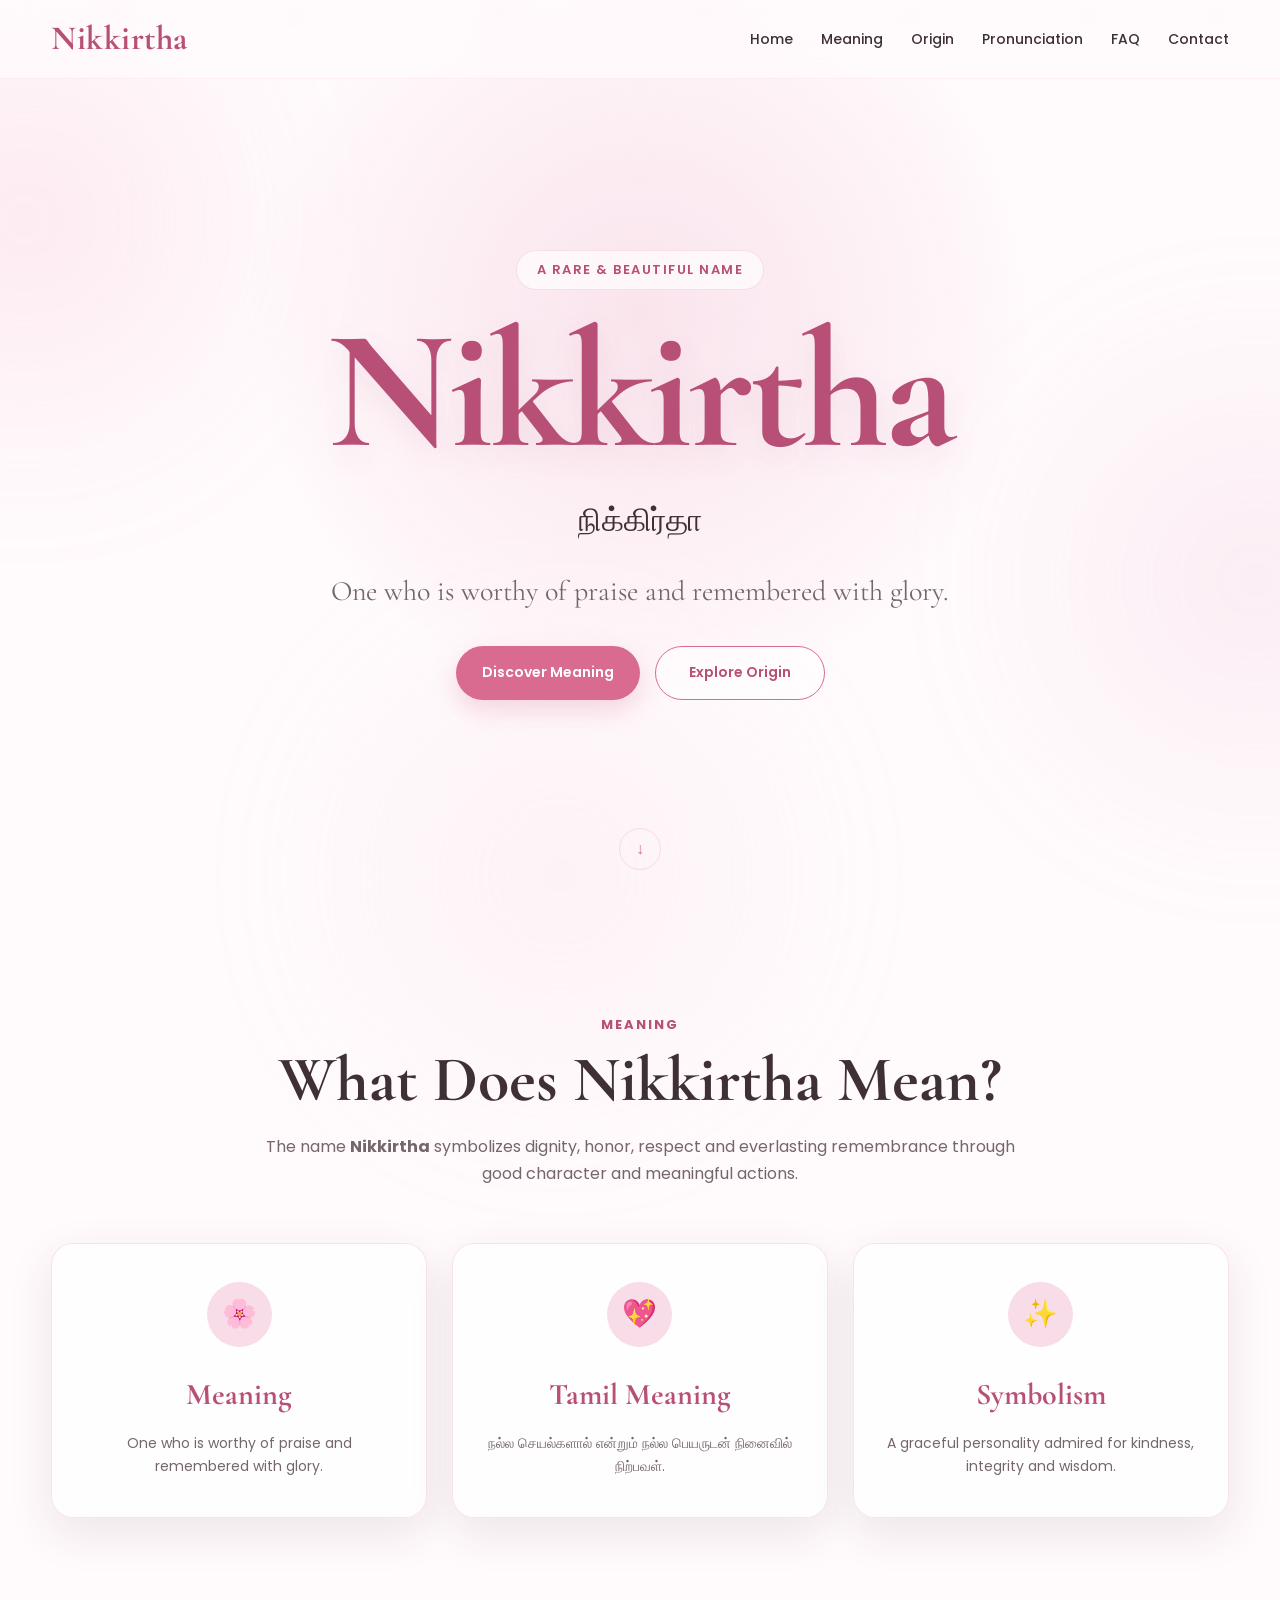
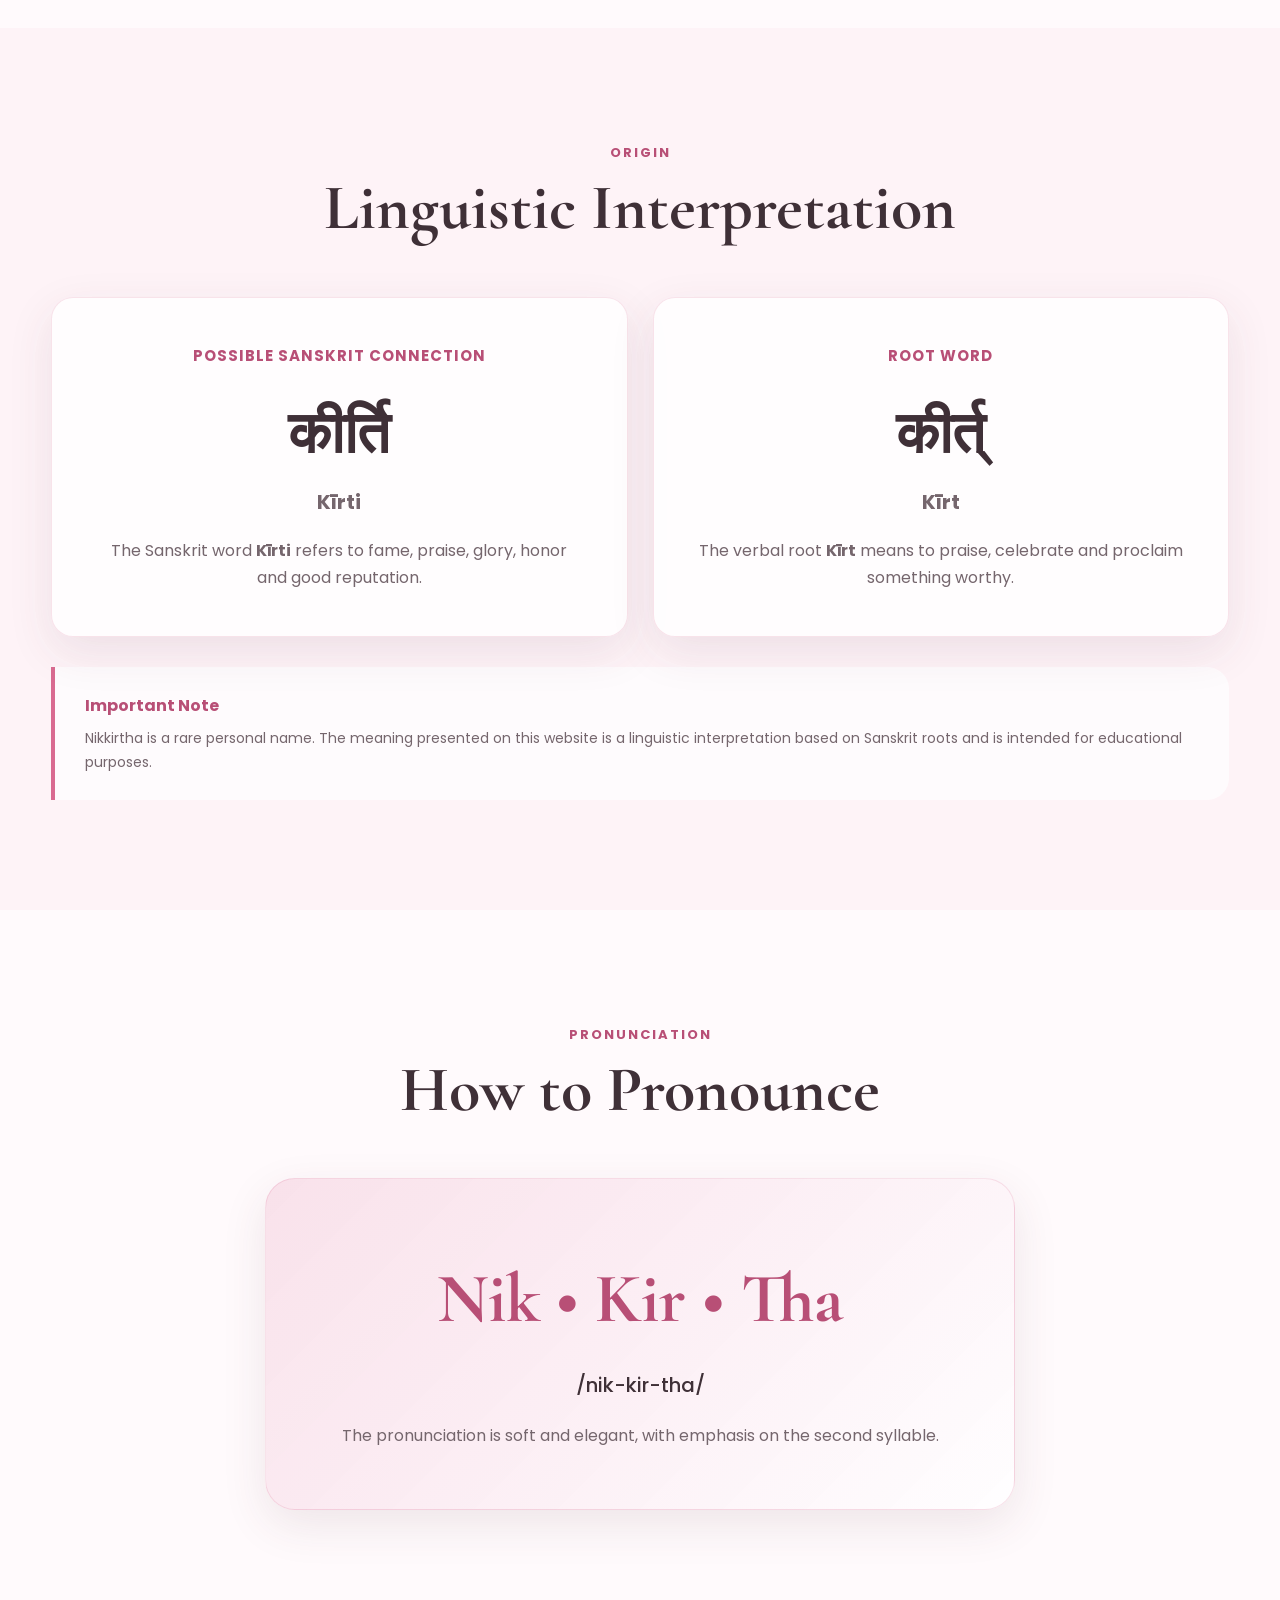
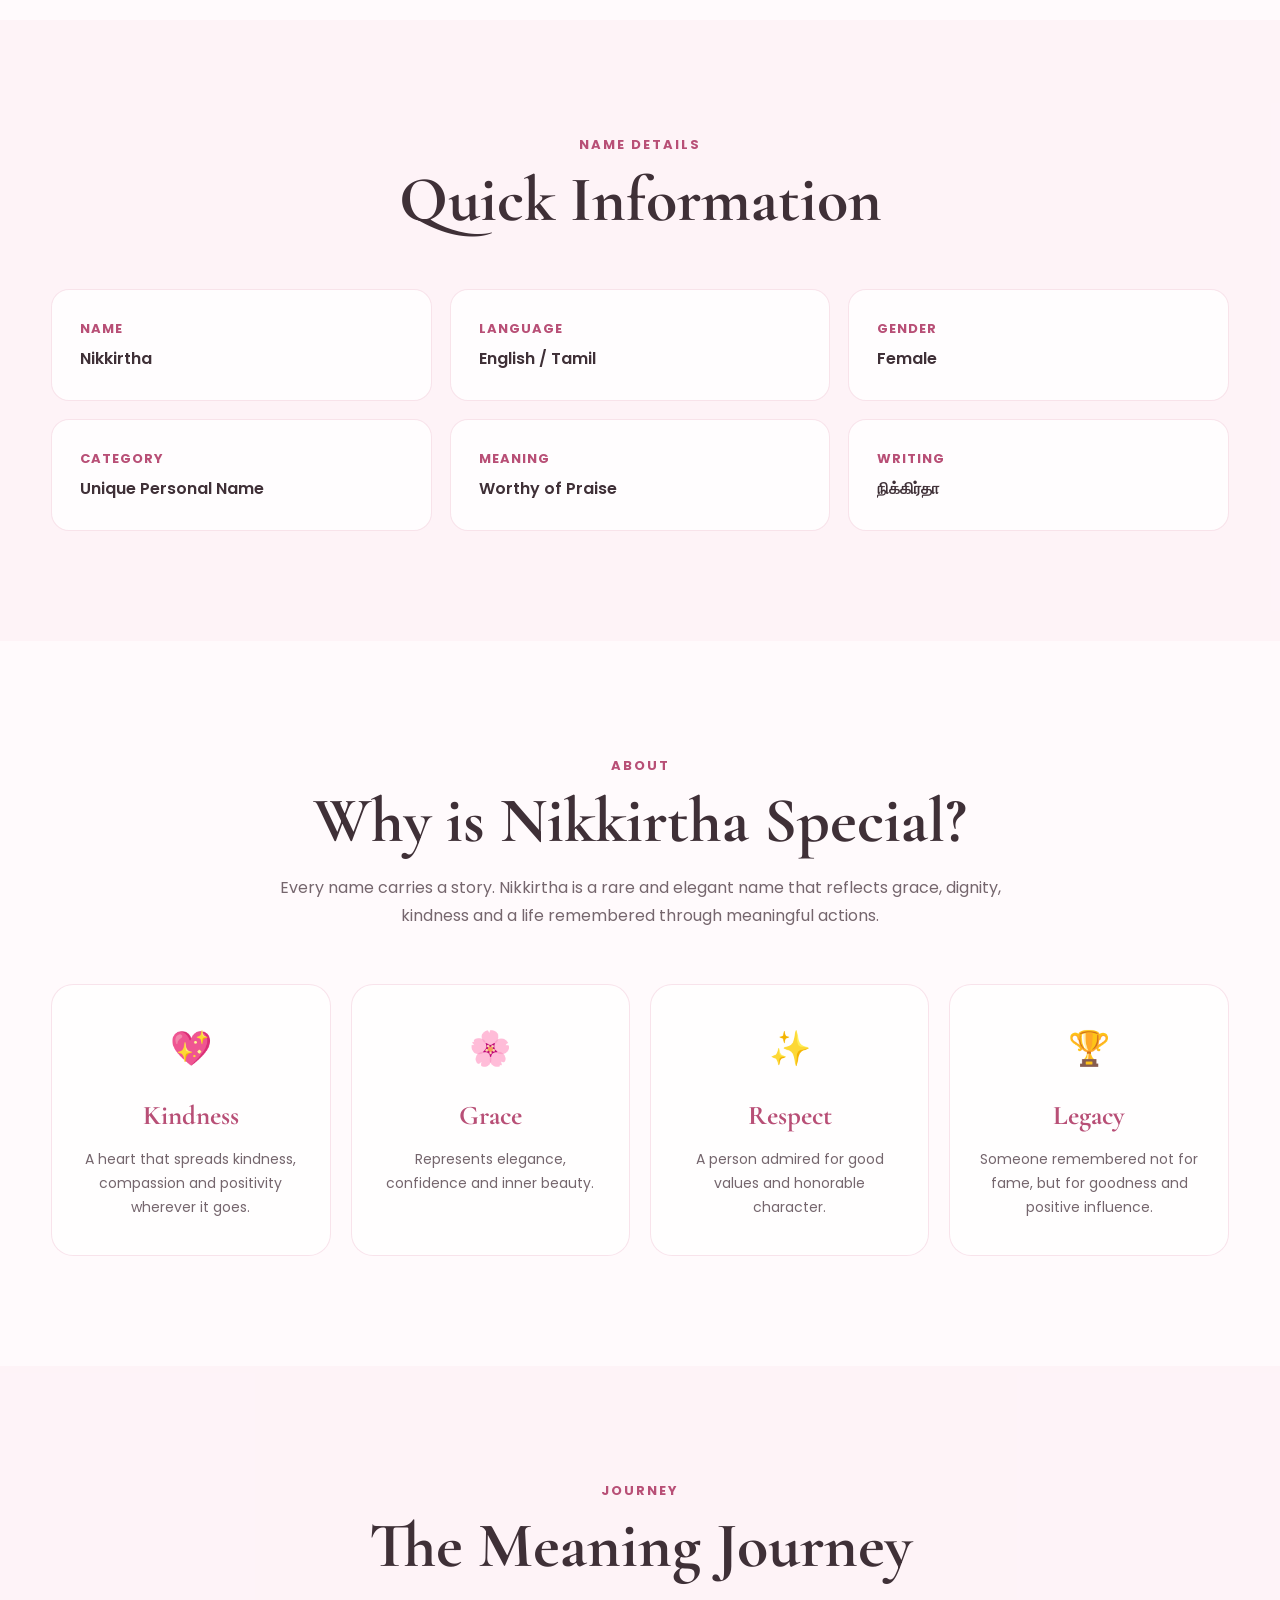
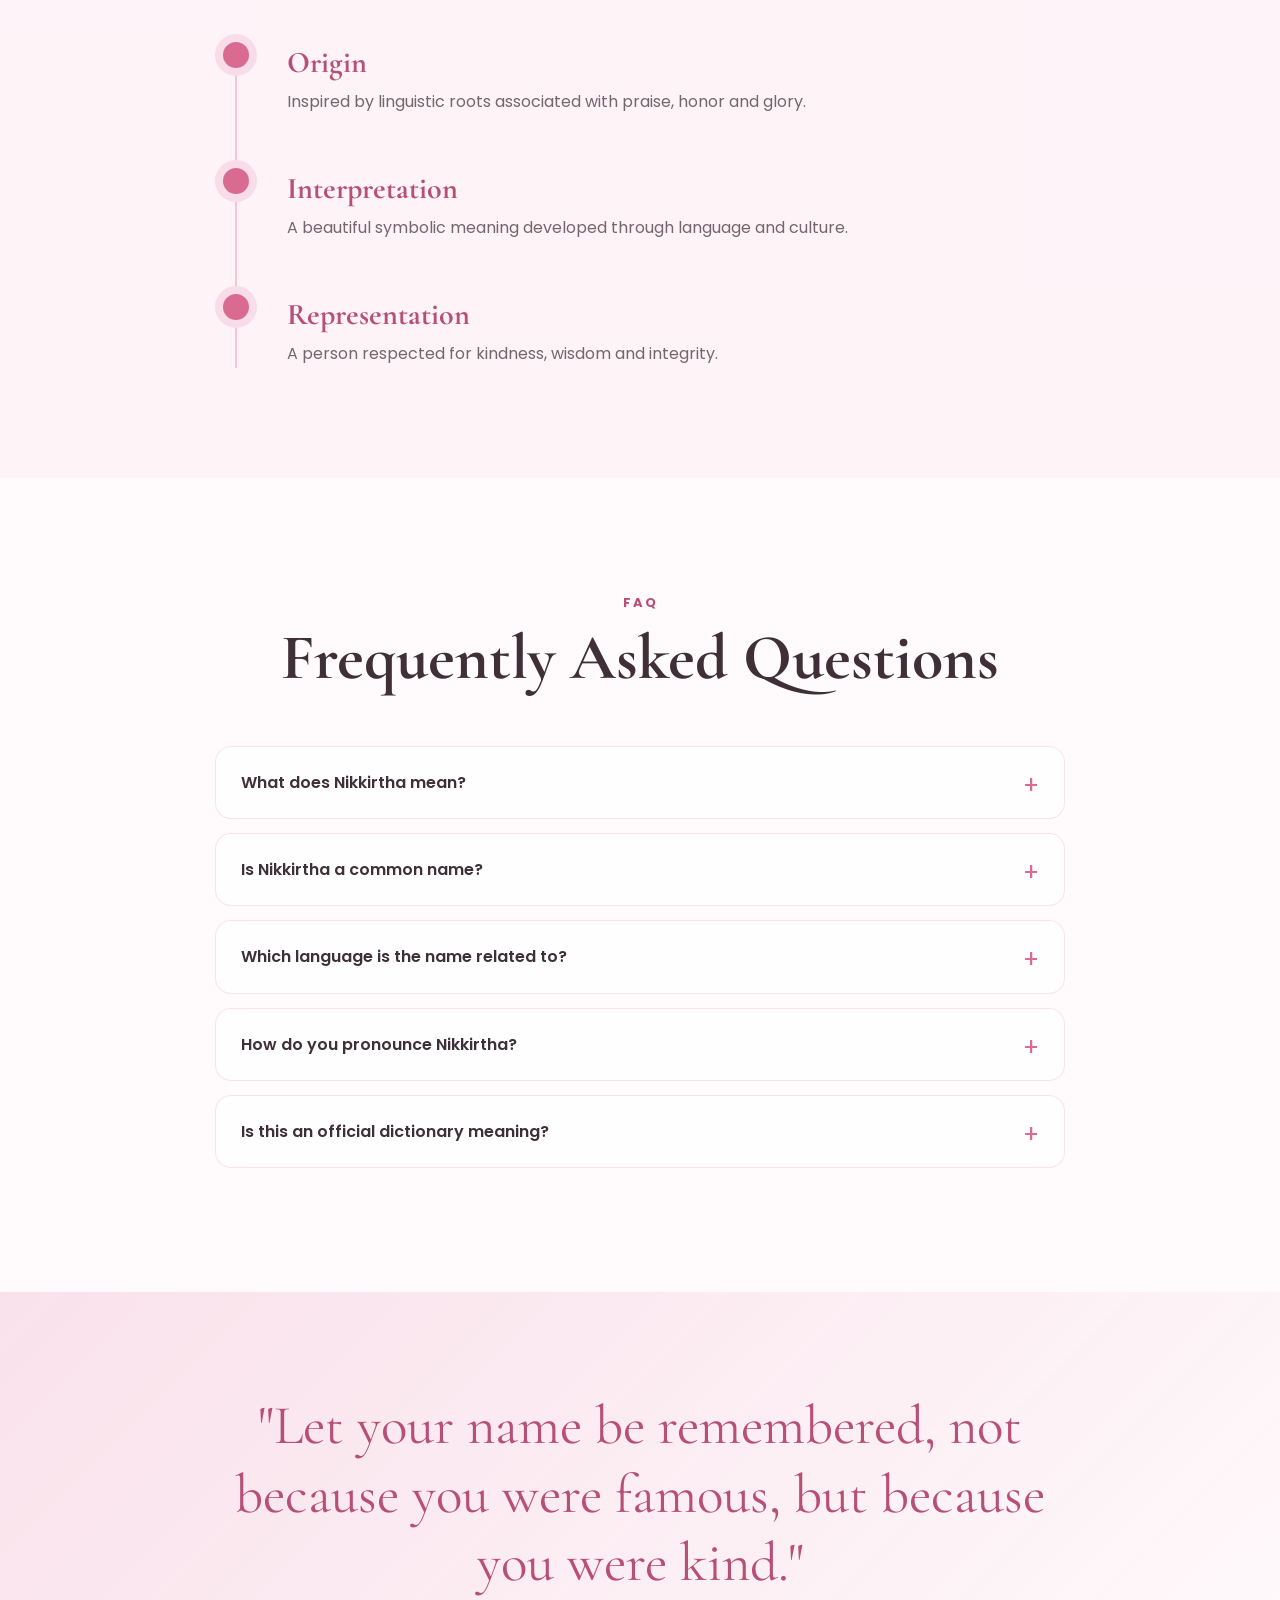
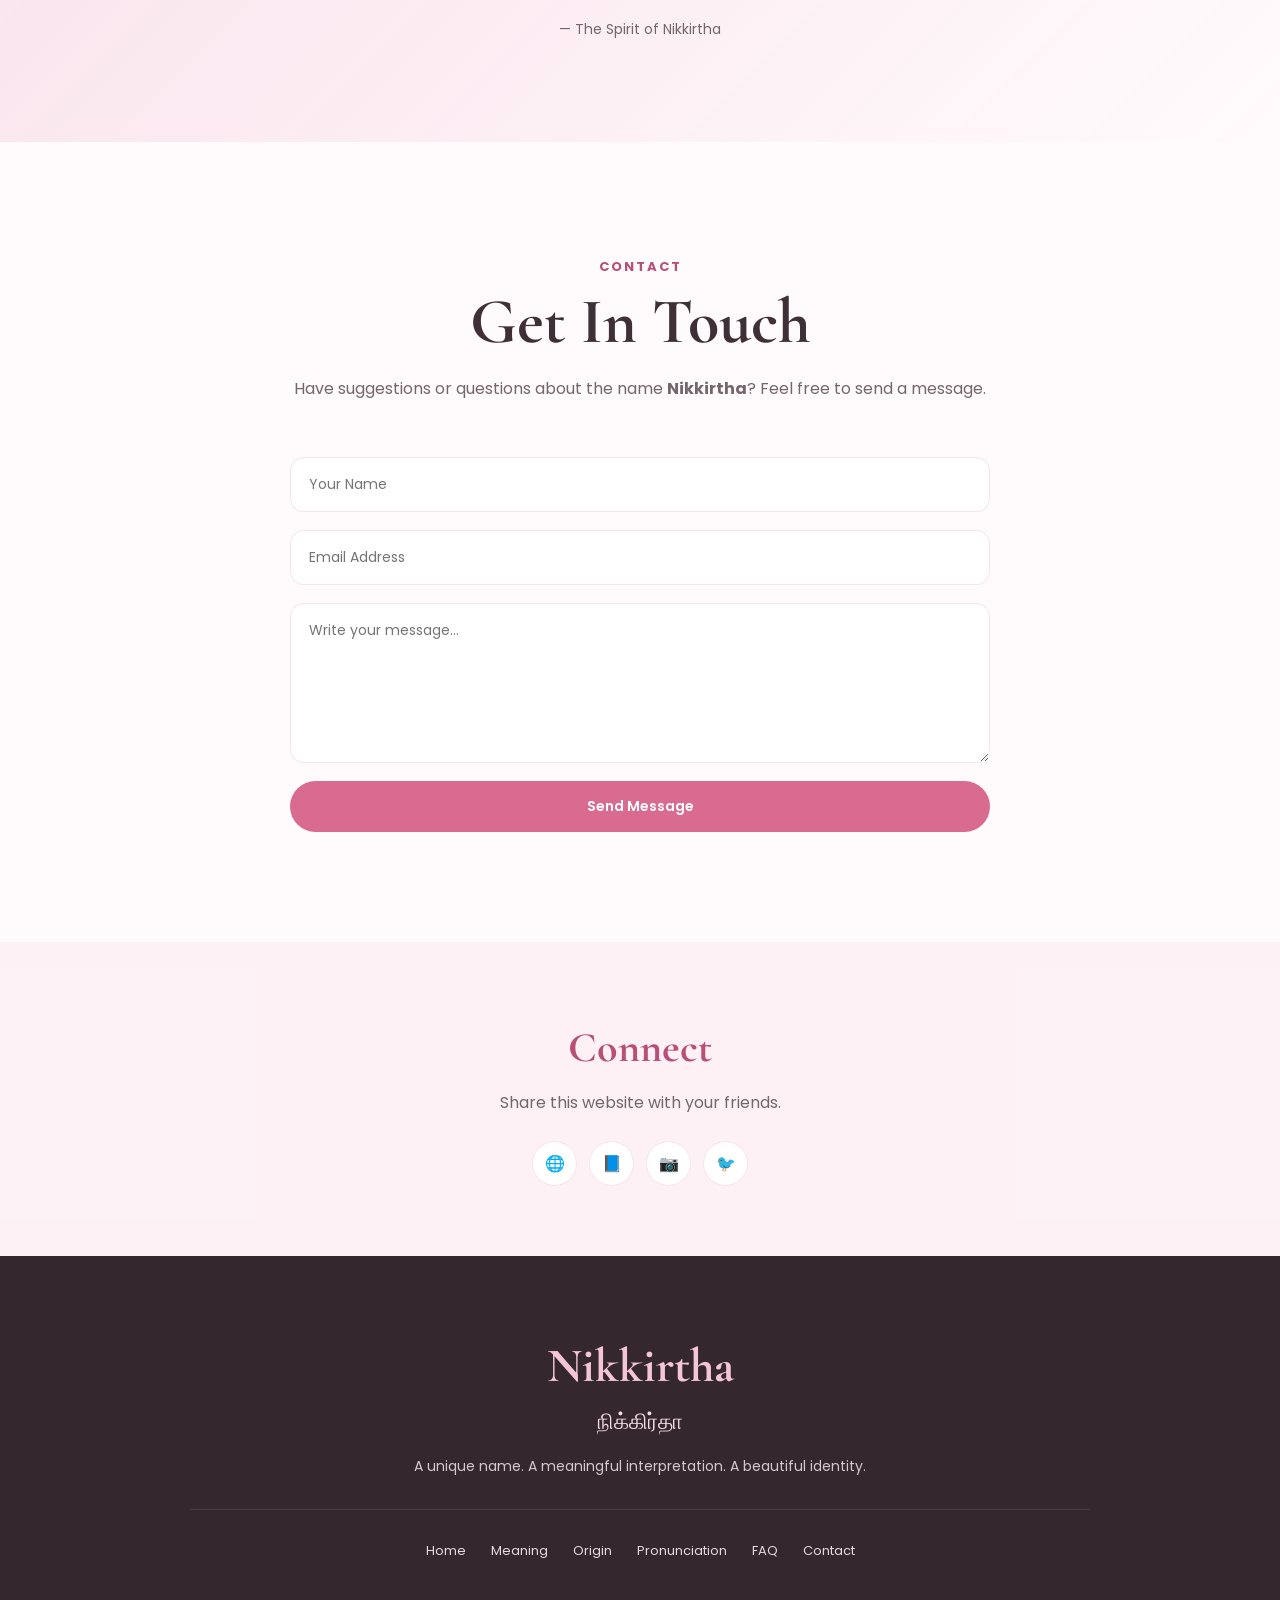
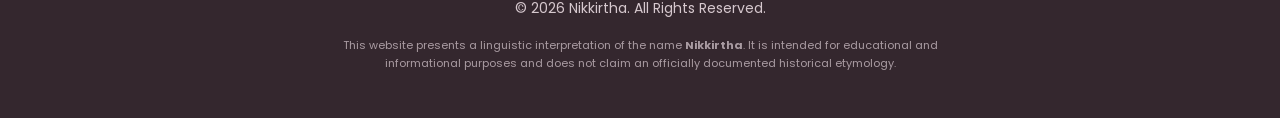
<file: index.html>
<!DOCTYPE html>
<html lang="en">
<head>

<meta charset="UTF-8">
<meta name="viewport" content="width=device-width, initial-scale=1.0">

<title>Nikkirtha | Meaning, Origin, Pronunciation & Significance</title>

<meta name="description" content="Discover the meaning, origin, pronunciation and significance of the unique name Nikkirtha (நிக்கிர்தா). Learn about its linguistic roots, symbolism and interpretation.">

<meta name="keywords" content="Nikkirtha, Nikkirtha meaning, Nikkirtha name meaning, Nikkirtha origin, Nikkirtha pronunciation, நிக்கிர்தா">

<meta name="author" content="Nikkirtha">

<meta name="robots" content="index,follow,max-image-preview:large">

<meta name="googlebot" content="index,follow">

<meta name="language" content="English">

<meta name="theme-color" content="#f7dbe8">

<meta name="revisit-after" content="7 days">

<meta name="rating" content="General">

<meta name="distribution" content="Global">

<link rel="canonical" href="https://nikkirtha09.github.io/Nikkirtha-Meaning/">

<!-- Open Graph -->

<meta property="og:type" content="website">
<meta property="og:url" content="https://nikkirtha09.github.io/Nikkirtha-Meaning/">
<meta property="og:title" content="Nikkirtha | Meaning & Origin">
<meta property="og:description" content="Explore the beautiful meaning and linguistic interpretation of the name Nikkirtha.">
<meta property="og:image" content="images/cover.jpg">

<!-- Twitter -->

<meta name="twitter:card" content="summary_large_image">
<meta name="twitter:title" content="Nikkirtha | Meaning & Origin">
<meta name="twitter:description" content="Meaning and origin of the unique name Nikkirtha.">
<meta name="twitter:image" content="images/cover.jpg">

<!-- Favicons -->

<link rel="icon" href="favicon.ico">

<link rel="apple-touch-icon" href="apple-touch-icon.png">

<!-- Fonts -->

<link rel="preconnect" href="https://fonts.googleapis.com">

<link rel="preconnect" href="https://fonts.gstatic.com" crossorigin>

<link href="https://fonts.googleapis.com/css2?family=Poppins:wght@300;400;500;600;700&family=Cormorant+Garamond:wght@500;600;700&display=swap" rel="stylesheet">

<!-- External CSS -->

<link rel="stylesheet" href="style.css">
<link rel="stylesheet" href="style.css">

<!-- Structured Data -->

<script type="application/ld+json">
{
"@context":"https://schema.org",
"@type":"WebSite",
"name":"Nikkirtha",
"url":"https://nikkirtha09.github.io/Nikkirtha-Meaning/",
"description":"Official webpage explaining the meaning, origin and significance of the name Nikkirtha.",
"inLanguage":"en",
"author":{
"@type":"Person",
"name":"Nikkirtha"
},
"publisher":{
"@type":"Person",
"name":"Nikkirtha"
}
}
</script>

<script type="application/ld+json">
{
"@context":"https://schema.org",
"@type":"DefinedTerm",
"name":"Nikkirtha",
"description":"A unique personal name interpreted as 'One who is worthy of praise and remembered with glory.'",
"inDefinedTermSet":"Personal Names"
}
</script>

</head>

<body>

<!-- ========= PRELOADER ========= -->

<div id="loader">

<div class="loader-circle"></div>

<h2>Nikkirtha</h2>

<p>Loading...</p>

</div>

<!-- ========= BACKGROUND ========= -->

<div class="bg-blur blur1"></div>

<div class="bg-blur blur2"></div>

<div class="bg-blur blur3"></div>

<div class="petals">

<span>🌸</span>
<span>🌸</span>
<span>🌸</span>
<span>🌸</span>
<span>🌸</span>
<span>🌸</span>
<span>🌸</span>

</div>

<header>

<nav class="navbar">

<div class="logo">

<h2>Nikkirtha</h2>

</div>

<ul>

<li><a href="#home">Home</a></li>

<li><a href="#meaning">Meaning</a></li>

<li><a href="#origin">Origin</a></li>

<li><a href="#pronunciation">Pronunciation</a></li>

<li><a href="#faq">FAQ</a></li>

<li><a href="#contact">Contact</a></li>

</ul>

<div class="menu-btn">

☰

</div>

</nav>

</header>

<!-- ========= HERO ========= -->

<section id="home" class="hero">

<div class="hero-content">

<p class="subtitle">

A Rare & Beautiful Name

</p>

<h1>

Nikkirtha

</h1>

<h3>

நிக்கிர்தா

</h3>

<p class="tagline">

One who is worthy of praise and remembered with glory.

</p>

<div class="hero-buttons">

<a href="#meaning" class="btn">

Discover Meaning

</a>

<a href="#origin" class="btn-outline">

Explore Origin

</a>

</div>

</div>

<div class="scroll-down">

↓

</div>

</section>

<!--              MEANING SECTION              -->

<section id="meaning" class="section">

<div class="section-header">

<span>Meaning</span>

<h2>What Does Nikkirtha Mean?</h2>

<p>
The name <strong>Nikkirtha</strong> symbolizes dignity, honor, respect and
everlasting remembrance through good character and meaningful actions.
</p>

</div>

<div class="meaning-grid">

<div class="card">

<div class="icon">🌸</div>

<h3>Meaning</h3>

<p>

One who is worthy of praise and remembered with glory.

</p>

</div>

<div class="card">

<div class="icon">💖</div>

<h3>Tamil Meaning</h3>

<p>

நல்ல செயல்களால் என்றும் நல்ல பெயருடன்
நினைவில் நிற்பவள்.

</p>

</div>

<div class="card">

<div class="icon">✨</div>

<h3>Symbolism</h3>

<p>

A graceful personality admired for kindness,
integrity and wisdom.

</p>

</div>

</div>

</section>

<!--               ORIGIN SECTION              -->

<section id="origin" class="section light">

<div class="section-header">

<span>Origin</span>

<h2>Linguistic Interpretation</h2>

</div>

<div class="origin-container">

<div class="origin-card">

<h3>Possible Sanskrit Connection</h3>

<h1>कीर्ति</h1>

<h4>Kīrti</h4>

<p>

The Sanskrit word <strong>Kīrti</strong> refers to
fame, praise, glory, honor and good reputation.

</p>

</div>

<div class="origin-card">

<h3>Root Word</h3>

<h1>कीर्त्</h1>

<h4>Kīrt</h4>

<p>

The verbal root <strong>Kīrt</strong>
means to praise,
celebrate and proclaim something worthy.

</p>

</div>

</div>

<div class="note">

<strong>Important Note</strong>

<p>

Nikkirtha is a rare personal name.
The meaning presented on this website is a
linguistic interpretation based on Sanskrit
roots and is intended for educational purposes.

</p>

</div>

</section>

<!--          PRONUNCIATION SECTION            -->

<section id="pronunciation" class="section">

<div class="section-header">

<span>Pronunciation</span>

<h2>How to Pronounce</h2>

</div>

<div class="pronounce-box">

<h1>Nik • Kir • Tha</h1>

<h3>/nik-kir-tha/</h3>

<p>

The pronunciation is soft and elegant,
with emphasis on the second syllable.

</p>

</div>

</section>

<!--           NAME INFORMATION                -->

<section class="section light">

<div class="section-header">

<span>Name Details</span>

<h2>Quick Information</h2>

</div>

<div class="info-grid">

<div class="info-card">

<h3>Name</h3>

<p>Nikkirtha</p>

</div>

<div class="info-card">

<h3>Language</h3>

<p>English / Tamil</p>

</div>

<div class="info-card">

<h3>Gender</h3>

<p>Female</p>

</div>

<div class="info-card">

<h3>Category</h3>

<p>Unique Personal Name</p>

</div>

<div class="info-card">

<h3>Meaning</h3>

<p>Worthy of Praise</p>

</div>

<div class="info-card">

<h3>Writing</h3>

<p>நிக்கிர்தா</p>

</div>

</div>

</section>

<!--          ABOUT THE NAME SECTION           -->

<section id="about" class="section">

    <div class="section-header">

        <span>About</span>

        <h2>Why is Nikkirtha Special?</h2>

        <p>
            Every name carries a story. Nikkirtha is a rare and elegant name
            that reflects grace, dignity, kindness and a life remembered
            through meaningful actions.
        </p>

    </div>

    <div class="about-grid">

        <div class="about-card">

            <div class="about-icon">💖</div>

            <h3>Kindness</h3>

            <p>
                A heart that spreads kindness,
                compassion and positivity wherever it goes.
            </p>

        </div>

        <div class="about-card">

            <div class="about-icon">🌸</div>

            <h3>Grace</h3>

            <p>
                Represents elegance, confidence and inner beauty.
            </p>

        </div>

        <div class="about-card">

            <div class="about-icon">✨</div>

            <h3>Respect</h3>

            <p>
                A person admired for good values
                and honorable character.
            </p>

        </div>

        <div class="about-card">

            <div class="about-icon">🏆</div>

            <h3>Legacy</h3>

            <p>
                Someone remembered not for fame,
                but for goodness and positive influence.
            </p>

        </div>

    </div>

</section>

<!--             TIMELINE SECTION              -->

<section class="section light">

    <div class="section-header">

        <span>Journey</span>

        <h2>The Meaning Journey</h2>

    </div>

    <div class="timeline">

        <div class="timeline-item">

            <div class="circle"></div>

            <div class="timeline-content">

                <h3>Origin</h3>

                <p>
                    Inspired by linguistic roots associated
                    with praise, honor and glory.
                </p>

            </div>

        </div>

        <div class="timeline-item">

            <div class="circle"></div>

            <div class="timeline-content">

                <h3>Interpretation</h3>

                <p>
                    A beautiful symbolic meaning
                    developed through language and culture.
                </p>

            </div>

        </div>

        <div class="timeline-item">

            <div class="circle"></div>

            <div class="timeline-content">

                <h3>Representation</h3>

                <p>
                    A person respected for kindness,
                    wisdom and integrity.
                </p>

            </div>

        </div>

    </div>

</section>

<!--                 FAQ SECTION               -->

<section id="faq" class="section">

    <div class="section-header">

        <span>FAQ</span>

        <h2>Frequently Asked Questions</h2>

    </div>

    <div class="faq">

        <details>

            <summary>
                What does Nikkirtha mean?
            </summary>

            <p>
                Nikkirtha is interpreted as
                "One who is worthy of praise
                and remembered with glory."
            </p>

        </details>

        <details>

            <summary>
                Is Nikkirtha a common name?
            </summary>

            <p>
                No.
                It is a rare and unique personal name.
            </p>

        </details>

        <details>

            <summary>
                Which language is the name related to?
            </summary>

            <p>
                The interpretation on this website is
                associated with Sanskrit linguistic roots
                connected with praise and glory.
            </p>

        </details>

        <details>

            <summary>
                How do you pronounce Nikkirtha?
            </summary>

            <p>
                Nik-kir-tha.
            </p>

        </details>

        <details>

            <summary>
                Is this an official dictionary meaning?
            </summary>

            <p>
                No.
                This website presents a thoughtful
                linguistic interpretation rather than
                claiming it as an officially documented
                dictionary definition.
            </p>

        </details>

    </div>

</section>

<!--              QUOTE SECTION                -->

<section class="quote-section">

    <blockquote>

        "Let your name be remembered,
        not because you were famous,
        but because you were kind."

    </blockquote>

    <span>
        — The Spirit of Nikkirtha
    </span>

</section>

<!--            CONTACT SECTION                -->

<section id="contact" class="section">

    <div class="section-header">

        <span>Contact</span>

        <h2>Get In Touch</h2>

        <p>
            Have suggestions or questions about the name
            <strong>Nikkirtha</strong>? Feel free to send a message.
        </p>

    </div>

    <div class="contact-container">

        <form class="contact-form">

            <input
                type="text"
                placeholder="Your Name"
                required>

            <input
                type="email"
                placeholder="Email Address"
                required>

            <textarea
                rows="6"
                placeholder="Write your message..."
                required></textarea>

            <button type="submit">

                Send Message

            </button>

        </form>

    </div>

</section>

<!--          SOCIAL MEDIA SECTION             -->

<section class="social-section">

    <h2>Connect</h2>

    <p>

        Share this website with your friends.

    </p>

    <div class="social-icons">

        <a href="#">🌐</a>

        <a href="#">📘</a>

        <a href="#">📷</a>

        <a href="#">🐦</a>

    </div>

</section>

<!--              FOOTER                       -->

<footer>

    <div class="footer-container">

        <h2>Nikkirtha</h2>

        <h3>நிக்கிர்தா</h3>

        <p>

            A unique name.
            A meaningful interpretation.
            A beautiful identity.

        </p>

        <hr>

        <div class="footer-links">

            <a href="#home">Home</a>

            <a href="#meaning">Meaning</a>

            <a href="#origin">Origin</a>

            <a href="#pronunciation">Pronunciation</a>

            <a href="#faq">FAQ</a>

            <a href="#contact">Contact</a>

        </div>

        <p class="copyright">

            © 2026 Nikkirtha.
            All Rights Reserved.

        </p>

        <p class="disclaimer">

            This website presents a linguistic interpretation
            of the name <strong>Nikkirtha</strong>.
            It is intended for educational and informational
            purposes and does not claim an officially documented
            historical etymology.

        </p>

    </div>

</footer>

<!--          BACK TO TOP BUTTON               -->

<button id="topBtn" title="Back to Top">

    ↑

</button>

<!--             JAVASCRIPT                    -->

<script src="script.js"></script>

</body>

</html>
</file>
<file: style.css>
/* =========================================================
   NIKKIRTHA — MAIN STYLESHEET
   ========================================================= */

/* ---------- GOOGLE FONT FALLBACK ---------- */

:root {
    --pink: #d96b91;
    --pink-dark: #b84f76;
    --pink-light: #f8dce7;
    --rose: #f3c5d5;
    --cream: #fffafc;
    --white: #ffffff;
    --text: #3f3037;
    --text-light: #75666d;
    --border: rgba(217, 107, 145, 0.18);
    --shadow: 0 15px 45px rgba(91, 45, 63, 0.10);
    --shadow-hover: 0 20px 55px rgba(91, 45, 63, 0.17);
    --radius: 22px;
    --transition: 0.35s ease;
}

/* ---------- RESET ---------- */

* {
    margin: 0;
    padding: 0;
    box-sizing: border-box;
}

html {
    scroll-behavior: smooth;
}

body {
    font-family: "Poppins", sans-serif;
    background: var(--cream);
    color: var(--text);
    line-height: 1.7;
    overflow-x: hidden;
}

img {
    max-width: 100%;
    display: block;
}

a {
    color: inherit;
    text-decoration: none;
}

button,
input,
textarea {
    font-family: inherit;
}

button {
    cursor: pointer;
}

/* =========================================================
   PRELOADER
   ========================================================= */

#loader {
    position: fixed;
    inset: 0;
    z-index: 9999;
    background: var(--cream);
    display: flex;
    flex-direction: column;
    align-items: center;
    justify-content: center;
    transition: opacity 0.6s ease, visibility 0.6s ease;
}

#loader.hide {
    opacity: 0;
    visibility: hidden;
}

#loader h2 {
    margin-top: 20px;
    font-family: "Cormorant Garamond", serif;
    font-size: 42px;
    color: var(--pink-dark);
}

#loader p {
    color: var(--text-light);
    font-size: 14px;
}

.loader-circle {
    width: 55px;
    height: 55px;
    border: 4px solid var(--pink-light);
    border-top-color: var(--pink);
    border-radius: 50%;
    animation: spin 1s linear infinite;
}

@keyframes spin {
    to {
        transform: rotate(360deg);
    }
}

/* =========================================================
   BACKGROUND DECORATION
   ========================================================= */

.bg-blur {
    position: fixed;
    width: 350px;
    height: 350px;
    border-radius: 50%;
    filter: blur(100px);
    opacity: 0.18;
    pointer-events: none;
    z-index: -2;
}

.blur1 {
    background: #f3a9c4;
    top: 5%;
    left: -150px;
}

.blur2 {
    background: #e8b7d0;
    top: 45%;
    right: -150px;
}

.blur3 {
    background: #f5d5df;
    bottom: -150px;
    left: 30%;
}

.petals {
    position: fixed;
    inset: 0;
    pointer-events: none;
    z-index: -1;
    overflow: hidden;
}

.petals span {
    position: absolute;
    font-size: 20px;
    opacity: 0.28;
    animation: floatingPetal 12s linear infinite;
}

.petals span:nth-child(1) {
    left: 8%;
    animation-delay: 0s;
}

.petals span:nth-child(2) {
    left: 22%;
    animation-delay: 3s;
}

.petals span:nth-child(3) {
    left: 38%;
    animation-delay: 6s;
}

.petals span:nth-child(4) {
    left: 54%;
    animation-delay: 2s;
}

.petals span:nth-child(5) {
    left: 70%;
    animation-delay: 5s;
}

.petals span:nth-child(6) {
    left: 84%;
    animation-delay: 8s;
}

.petals span:nth-child(7) {
    left: 94%;
    animation-delay: 10s;
}

@keyframes floatingPetal {
    0% {
        top: -10%;
        transform: translateX(0) rotate(0deg);
    }

    50% {
        transform: translateX(40px) rotate(180deg);
    }

    100% {
        top: 110%;
        transform: translateX(-30px) rotate(360deg);
    }
}

/* =========================================================
   NAVIGATION
   ========================================================= */

header {
    position: fixed;
    top: 0;
    left: 0;
    width: 100%;
    z-index: 1000;
    background: rgba(255, 250, 252, 0.82);
    backdrop-filter: blur(18px);
    -webkit-backdrop-filter: blur(18px);
    border-bottom: 1px solid rgba(217, 107, 145, 0.08);
}

.navbar {
    width: min(1180px, 92%);
    height: 78px;
    margin: auto;
    display: flex;
    align-items: center;
    justify-content: space-between;
}

.logo h2 {
    font-family: "Cormorant Garamond", serif;
    font-size: 34px;
    color: var(--pink-dark);
    letter-spacing: 0.5px;
}

.navbar ul {
    list-style: none;
    display: flex;
    align-items: center;
    gap: 28px;
}

.navbar ul li a {
    position: relative;
    font-size: 14px;
    font-weight: 500;
    color: var(--text);
    transition: var(--transition);
}

.navbar ul li a::after {
    content: "";
    position: absolute;
    left: 0;
    bottom: -7px;
    width: 0;
    height: 2px;
    background: var(--pink);
    transition: var(--transition);
}

.navbar ul li a:hover {
    color: var(--pink-dark);
}

.navbar ul li a:hover::after {
    width: 100%;
}

.menu-btn {
    display: none;
    font-size: 28px;
    color: var(--pink-dark);
    cursor: pointer;
}

/* =========================================================
   HERO
   ========================================================= */

.hero {
    min-height: 100vh;
    padding: 130px 20px 80px;
    display: flex;
    align-items: center;
    justify-content: center;
    text-align: center;
    position: relative;
    background:
        radial-gradient(
            circle at 50% 35%,
            rgba(248, 220, 231, 0.75),
            transparent 45%
        );
}

.hero-content {
    max-width: 900px;
    margin: auto;
}

.subtitle {
    display: inline-block;
    padding: 8px 20px;
    border: 1px solid var(--border);
    border-radius: 50px;
    background: rgba(255, 255, 255, 0.65);
    color: var(--pink-dark);
    font-size: 13px;
    font-weight: 600;
    letter-spacing: 1.5px;
    text-transform: uppercase;
    margin-bottom: 25px;
}

.hero h1 {
    font-family: "Cormorant Garamond", serif;
    font-size: clamp(80px, 14vw, 170px);
    line-height: 0.9;
    font-weight: 700;
    color: var(--pink-dark);
    letter-spacing: -4px;
    text-shadow: 0 10px 30px rgba(184, 79, 118, 0.12);
}

.hero h3 {
    margin-top: 25px;
    font-size: 32px;
    font-weight: 500;
    color: var(--text);
}

.tagline {
    max-width: 650px;
    margin: 25px auto 35px;
    font-family: "Cormorant Garamond", serif;
    font-size: 28px;
    line-height: 1.4;
    color: var(--text-light);
}

.hero-buttons {
    display: flex;
    justify-content: center;
    gap: 15px;
    flex-wrap: wrap;
}

.btn,
.btn-outline {
    display: inline-flex;
    align-items: center;
    justify-content: center;
    min-width: 170px;
    padding: 14px 26px;
    border-radius: 50px;
    font-size: 14px;
    font-weight: 600;
    transition: var(--transition);
}

.btn {
    background: var(--pink);
    color: var(--white);
    box-shadow: 0 10px 25px rgba(217, 107, 145, 0.25);
}

.btn:hover {
    background: var(--pink-dark);
    transform: translateY(-3px);
    box-shadow: 0 15px 30px rgba(217, 107, 145, 0.3);
}

.btn-outline {
    border: 1px solid var(--pink);
    color: var(--pink-dark);
    background: rgba(255, 255, 255, 0.5);
}

.btn-outline:hover {
    background: var(--pink);
    color: var(--white);
    transform: translateY(-3px);
}

.scroll-down {
    position: absolute;
    bottom: 30px;
    left: 50%;
    transform: translateX(-50%);
    width: 42px;
    height: 42px;
    border: 1px solid var(--border);
    border-radius: 50%;
    display: flex;
    align-items: center;
    justify-content: center;
    color: var(--pink);
    animation: bounce 2s infinite;
}

@keyframes bounce {
    0%,
    100% {
        transform: translate(-50%, 0);
    }

    50% {
        transform: translate(-50%, 8px);
    }
}

/* =========================================================
   GENERAL SECTIONS
   ========================================================= */

.section {
    width: min(1180px, 92%);
    margin: auto;
    padding: 110px 0;
}

.section.light {
    width: 100%;
    padding-left: max(4%, calc((100% - 1180px) / 2));
    padding-right: max(4%, calc((100% - 1180px) / 2));
    background: rgba(248, 220, 231, 0.22);
}

.section-header {
    max-width: 760px;
    margin: 0 auto 55px;
    text-align: center;
}

.section-header > span {
    display: inline-block;
    margin-bottom: 10px;
    color: var(--pink-dark);
    font-size: 13px;
    font-weight: 700;
    text-transform: uppercase;
    letter-spacing: 2px;
}

.section-header h2 {
    font-family: "Cormorant Garamond", serif;
    font-size: clamp(42px, 6vw, 64px);
    line-height: 1.05;
    color: var(--text);
    margin-bottom: 20px;
}

.section-header p {
    color: var(--text-light);
    font-size: 16px;
}

/* =========================================================
   MEANING CARDS
   ========================================================= */

.meaning-grid {
    display: grid;
    grid-template-columns: repeat(3, 1fr);
    gap: 25px;
}

.card {
    padding: 38px 30px;
    text-align: center;
    background: rgba(255, 255, 255, 0.8);
    border: 1px solid var(--border);
    border-radius: var(--radius);
    box-shadow: var(--shadow);
    transition: var(--transition);
}

.card:hover {
    transform: translateY(-8px);
    box-shadow: var(--shadow-hover);
}

.card .icon {
    width: 65px;
    height: 65px;
    margin: 0 auto 22px;
    border-radius: 50%;
    display: flex;
    align-items: center;
    justify-content: center;
    background: var(--pink-light);
    font-size: 28px;
}

.card h3 {
    font-family: "Cormorant Garamond", serif;
    font-size: 30px;
    margin-bottom: 12px;
    color: var(--pink-dark);
}

.card p {
    color: var(--text-light);
    font-size: 14px;
}

/* =========================================================
   ORIGIN
   ========================================================= */

.origin-container {
    display: grid;
    grid-template-columns: repeat(2, 1fr);
    gap: 25px;
}

.origin-card {
    padding: 45px;
    background: rgba(255, 255, 255, 0.8);
    border: 1px solid var(--border);
    border-radius: var(--radius);
    text-align: center;
    box-shadow: var(--shadow);
    transition: var(--transition);
}

.origin-card:hover {
    transform: translateY(-6px);
}

.origin-card h3 {
    color: var(--pink-dark);
    font-size: 15px;
    text-transform: uppercase;
    letter-spacing: 1px;
}

.origin-card h1 {
    margin: 18px 0 0;
    font-size: 58px;
    font-family: "Cormorant Garamond", serif;
}

.origin-card h4 {
    margin-bottom: 18px;
    color: var(--text-light);
    font-size: 20px;
}

.origin-card p {
    color: var(--text-light);
}

.note {
    margin-top: 30px;
    padding: 25px 30px;
    border-left: 4px solid var(--pink);
    background: rgba(255, 255, 255, 0.7);
    border-radius: 0 var(--radius) var(--radius) 0;
}

.note strong {
    display: block;
    margin-bottom: 8px;
    color: var(--pink-dark);
}

.note p {
    color: var(--text-light);
    font-size: 14px;
}

/* =========================================================
   PRONUNCIATION
   ========================================================= */

.pronounce-box {
    max-width: 750px;
    margin: auto;
    padding: 60px 30px;
    text-align: center;
    border-radius: 30px;
    background:
        linear-gradient(
            135deg,
            rgba(248, 220, 231, 0.85),
            rgba(255, 255, 255, 0.8)
        );
    border: 1px solid var(--border);
    box-shadow: var(--shadow);
}

.pronounce-box h1 {
    font-family: "Cormorant Garamond", serif;
    font-size: clamp(42px, 8vw, 70px);
    color: var(--pink-dark);
}

.pronounce-box h3 {
    margin: 10px 0 20px;
    font-size: 20px;
    font-weight: 500;
}

.pronounce-box p {
    color: var(--text-light);
}

/* =========================================================
   INFORMATION GRID
   ========================================================= */

.info-grid {
    display: grid;
    grid-template-columns: repeat(3, 1fr);
    gap: 18px;
}

.info-card {
    padding: 28px;
    border-radius: 18px;
    background: rgba(255, 255, 255, 0.8);
    border: 1px solid var(--border);
    transition: var(--transition);
}

.info-card:hover {
    transform: translateY(-4px);
    box-shadow: var(--shadow);
}

.info-card h3 {
    font-size: 13px;
    color: var(--pink-dark);
    text-transform: uppercase;
    letter-spacing: 1px;
    margin-bottom: 5px;
}

.info-card p {
    font-weight: 600;
    color: var(--text);
}

/* =========================================================
   ABOUT
   ========================================================= */

.about-grid {
    display: grid;
    grid-template-columns: repeat(4, 1fr);
    gap: 20px;
}

.about-card {
    padding: 35px 25px;
    text-align: center;
    border-radius: var(--radius);
    background: rgba(255, 255, 255, 0.75);
    border: 1px solid var(--border);
    transition: var(--transition);
}

.about-card:hover {
    transform: translateY(-7px);
    box-shadow: var(--shadow);
}

.about-icon {
    font-size: 34px;
    margin-bottom: 15px;
}

.about-card h3 {
    font-family: "Cormorant Garamond", serif;
    font-size: 27px;
    color: var(--pink-dark);
    margin-bottom: 10px;
}

.about-card p {
    font-size: 14px;
    color: var(--text-light);
}

/* =========================================================
   TIMELINE
   ========================================================= */

.timeline {
    max-width: 850px;
    margin: auto;
    position: relative;
}

.timeline::before {
    content: "";
    position: absolute;
    top: 0;
    bottom: 0;
    left: 20px;
    width: 2px;
    background: var(--rose);
}

.timeline-item {
    position: relative;
    display: flex;
    gap: 30px;
    padding-bottom: 45px;
}

.timeline-item:last-child {
    padding-bottom: 0;
}

.circle {
    flex: 0 0 42px;
    width: 42px;
    height: 42px;
    border-radius: 50%;
    background: var(--pink);
    border: 8px solid var(--pink-light);
    position: relative;
    z-index: 2;
}

.timeline-content {
    padding-top: 3px;
}

.timeline-content h3 {
    font-family: "Cormorant Garamond", serif;
    font-size: 30px;
    color: var(--pink-dark);
}

.timeline-content p {
    color: var(--text-light);
}

/* =========================================================
   FAQ
   ========================================================= */

.faq {
    max-width: 850px;
    margin: auto;
}

.faq details {
    margin-bottom: 14px;
    padding: 0 25px;
    border: 1px solid var(--border);
    border-radius: 16px;
    background: rgba(255, 255, 255, 0.75);
    transition: var(--transition);
}

.faq details[open] {
    box-shadow: var(--shadow);
}

.faq summary {
    padding: 22px 0;
    cursor: pointer;
    list-style: none;
    font-weight: 600;
    color: var(--text);
    position: relative;
    padding-right: 30px;
}

.faq summary::-webkit-details-marker {
    display: none;
}

.faq summary::after {
    content: "+";
    position: absolute;
    right: 0;
    top: 19px;
    color: var(--pink);
    font-size: 24px;
    font-weight: 400;
}

.faq details[open] summary::after {
    content: "−";
}

.faq details p {
    padding: 0 0 22px;
    color: var(--text-light);
    font-size: 14px;
}

/* =========================================================
   QUOTE
   ========================================================= */

.quote-section {
    padding: 100px 20px;
    text-align: center;
    background:
        linear-gradient(
            135deg,
            rgba(248, 220, 231, 0.85),
            rgba(255, 250, 252, 0.9)
        );
}

.quote-section blockquote {
    max-width: 850px;
    margin: auto;
    font-family: "Cormorant Garamond", serif;
    font-size: clamp(32px, 5vw, 55px);
    line-height: 1.25;
    color: var(--pink-dark);
}

.quote-section span {
    display: block;
    margin-top: 20px;
    color: var(--text-light);
    font-size: 14px;
}

/* =========================================================
   CONTACT
   ========================================================= */

.contact-container {
    max-width: 700px;
    margin: auto;
}

.contact-form {
    display: flex;
    flex-direction: column;
    gap: 18px;
}

.contact-form input,
.contact-form textarea {
    width: 100%;
    padding: 16px 18px;
    border: 1px solid var(--border);
    border-radius: 14px;
    outline: none;
    background: rgba(255, 255, 255, 0.85);
    color: var(--text);
    font-size: 14px;
    transition: var(--transition);
}

.contact-form input:focus,
.contact-form textarea:focus {
    border-color: var(--pink);
    box-shadow: 0 0 0 4px rgba(217, 107, 145, 0.08);
}

.contact-form textarea {
    resize: vertical;
    min-height: 150px;
}

.contact-form button {
    border: none;
    padding: 15px 25px;
    border-radius: 50px;
    background: var(--pink);
    color: white;
    font-size: 14px;
    font-weight: 600;
    transition: var(--transition);
}

.contact-form button:hover {
    background: var(--pink-dark);
    transform: translateY(-2px);
}

/* =========================================================
   SOCIAL SECTION
   ========================================================= */

.social-section {
    padding: 70px 20px;
    text-align: center;
    background: rgba(248, 220, 231, 0.3);
}

.social-section h2 {
    font-family: "Cormorant Garamond", serif;
    font-size: 42px;
    color: var(--pink-dark);
}

.social-section p {
    margin: 5px 0 25px;
    color: var(--text-light);
}

.social-icons {
    display: flex;
    justify-content: center;
    gap: 12px;
}

.social-icons a {
    width: 45px;
    height: 45px;
    border-radius: 50%;
    background: white;
    display: flex;
    align-items: center;
    justify-content: center;
    border: 1px solid var(--border);
    transition: var(--transition);
}

.social-icons a:hover {
    transform: translateY(-5px);
    background: var(--pink-light);
}

/* =========================================================
   FOOTER
   ========================================================= */

footer {
    padding: 70px 20px 30px;
    background: #34272e;
    color: #fff;
}

.footer-container {
    width: min(900px, 92%);
    margin: auto;
    text-align: center;
}

.footer-container h2 {
    font-family: "Cormorant Garamond", serif;
    font-size: 48px;
    color: #f3c5d5;
}

.footer-container h3 {
    margin-top: -5px;
    font-size: 22px;
    font-weight: 400;
    color: #f6dce6;
}

.footer-container > p {
    margin: 15px auto;
    max-width: 600px;
    color: #d6c8ce;
    font-size: 14px;
}

.footer-container hr {
    margin: 30px 0;
    border: none;
    border-top: 1px solid rgba(255, 255, 255, 0.1);
}

.footer-links {
    display: flex;
    justify-content: center;
    gap: 25px;
    flex-wrap: wrap;
}

.footer-links a {
    color: #e7d9df;
    font-size: 13px;
    transition: var(--transition);
}

.footer-links a:hover {
    color: #f3c5d5;
}

.copyright {
    margin-top: 35px !important;
}

.disclaimer {
    font-size: 11px !important;
    color: #a99ba2 !important;
}

/* =========================================================
   BACK TO TOP
   ========================================================= */

#topBtn {
    position: fixed;
    right: 25px;
    bottom: 25px;
    width: 48px;
    height: 48px;
    border: none;
    border-radius: 50%;
    background: var(--pink);
    color: white;
    font-size: 20px;
    box-shadow: 0 10px 25px rgba(91, 45, 63, 0.2);
    opacity: 0;
    visibility: hidden;
    transform: translateY(20px);
    transition: var(--transition);
    z-index: 900;
}

#topBtn.show {
    opacity: 1;
    visibility: visible;
    transform: translateY(0);
}

#topBtn:hover {
    background: var(--pink-dark);
    transform: translateY(-3px);
}

/* =========================================================
   SCROLL ANIMATION
   ========================================================= */

.card,
.about-card,
.origin-card,
.info-card,
.timeline-item,
.faq details,
.pronounce-box,
.contact-container {
    opacity: 0;
    transform: translateY(25px);
    transition:
        opacity 0.7s ease,
        transform 0.7s ease;
}

.card.visible,
.about-card.visible,
.origin-card.visible,
.info-card.visible,
.timeline-item.visible,
.faq details.visible,
.pronounce-box.visible,
.contact-container.visible {
    opacity: 1;
    transform: translateY(0);
}

/* =========================================================
   TABLET
   ========================================================= */

@media (max-width: 1000px) {

    .navbar ul {
        gap: 18px;
    }

    .meaning-grid {
        grid-template-columns: repeat(2, 1fr);
    }

    .meaning-grid .card:last-child {
        grid-column: 1 / -1;
        max-width: 500px;
        width: 100%;
        margin: auto;
    }

    .about-grid {
        grid-template-columns: repeat(2, 1fr);
    }

    .info-grid {
        grid-template-columns: repeat(2, 1fr);
    }
}

/* =========================================================
   MOBILE NAVIGATION
   ========================================================= */

@media (max-width: 780px) {

    .navbar {
        height: 70px;
    }

    .navbar ul {
        position: fixed;
        top: 70px;
        left: 0;
        width: 100%;
        padding: 25px;
        background: rgba(255, 250, 252, 0.97);
        backdrop-filter: blur(15px);
        flex-direction: column;
        gap: 22px;
        border-bottom: 1px solid var(--border);
        transform: translateY(-130%);
        opacity: 0;
        visibility: hidden;
        transition: var(--transition);
    }

    .navbar ul.active {
        transform: translateY(0);
        opacity: 1;
        visibility: visible;
    }

    .menu-btn {
        display: block;
    }

    .hero {
        padding-top: 110px;
    }

    .hero h1 {
        letter-spacing: -2px;
    }

    .tagline {
        font-size: 23px;
    }

    .meaning-grid,
    .origin-container {
        grid-template-columns: 1fr;
    }

    .meaning-grid .card:last-child {
        grid-column: auto;
        max-width: none;
    }

    .about-grid {
        grid-template-columns: 1fr 1fr;
    }

    .section {
        padding: 80px 0;
    }

    .section.light {
        padding-left: 4%;
        padding-right: 4%;
    }
}

/* =========================================================
   SMALL MOBILE
   ========================================================= */

@media (max-width: 520px) {

    .logo h2 {
        font-size: 30px;
    }

    .hero {
        min-height: 90vh;
        padding-left: 15px;
        padding-right: 15px;
    }

    .hero h1 {
        font-size: 76px;
    }

    .hero h3 {
        font-size: 25px;
    }

    .tagline {
        font-size: 21px;
    }

    .hero-buttons {
        flex-direction: column;
        align-items: center;
    }

    .btn,
    .btn-outline {
        width: min(280px, 90%);
    }

    .section-header h2 {
        font-size: 42px;
    }

    .section-header p {
        font-size: 14px;
    }

    .meaning-grid,
    .about-grid,
    .info-grid {
        grid-template-columns: 1fr;
    }

    .origin-card {
        padding: 30px 20px;
    }

    .origin-card h1 {
        font-size: 50px;
    }

    .pronounce-box {
        padding: 45px 20px;
    }

    .pronounce-box h1 {
        font-size: 42px;
    }

    .timeline::before {
        left: 16px;
    }

    .timeline-item {
        gap: 20px;
    }

    .circle {
        flex-basis: 34px;
        width: 34px;
        height: 34px;
        border-width: 6px;
    }

    .timeline-content h3 {
        font-size: 26px;
    }

    .faq details {
        padding: 0 18px;
    }

    .quote-section {
        padding: 75px 20px;
    }

    .quote-section blockquote {
        font-size: 34px;
    }

    #topBtn {
        width: 43px;
        height: 43px;
        right: 18px;
        bottom: 18px;
    }

    .footer-links {
        gap: 15px;
    }
}

/* =========================================================
   ACCESSIBILITY
   ========================================================= */

:focus-visible {
    outline: 3px solid rgba(217, 107, 145, 0.45);
    outline-offset: 4px;
}

/* =========================================================
   REDUCED MOTION
   ========================================================= */

@media (prefers-reduced-motion: reduce) {

    *,
    *::before,
    *::after {
        scroll-behavior: auto !important;
        animation-duration: 0.01ms !important;
        animation-iteration-count: 1 !important;
        transition-duration: 0.01ms !important;
    }

}
</file>
